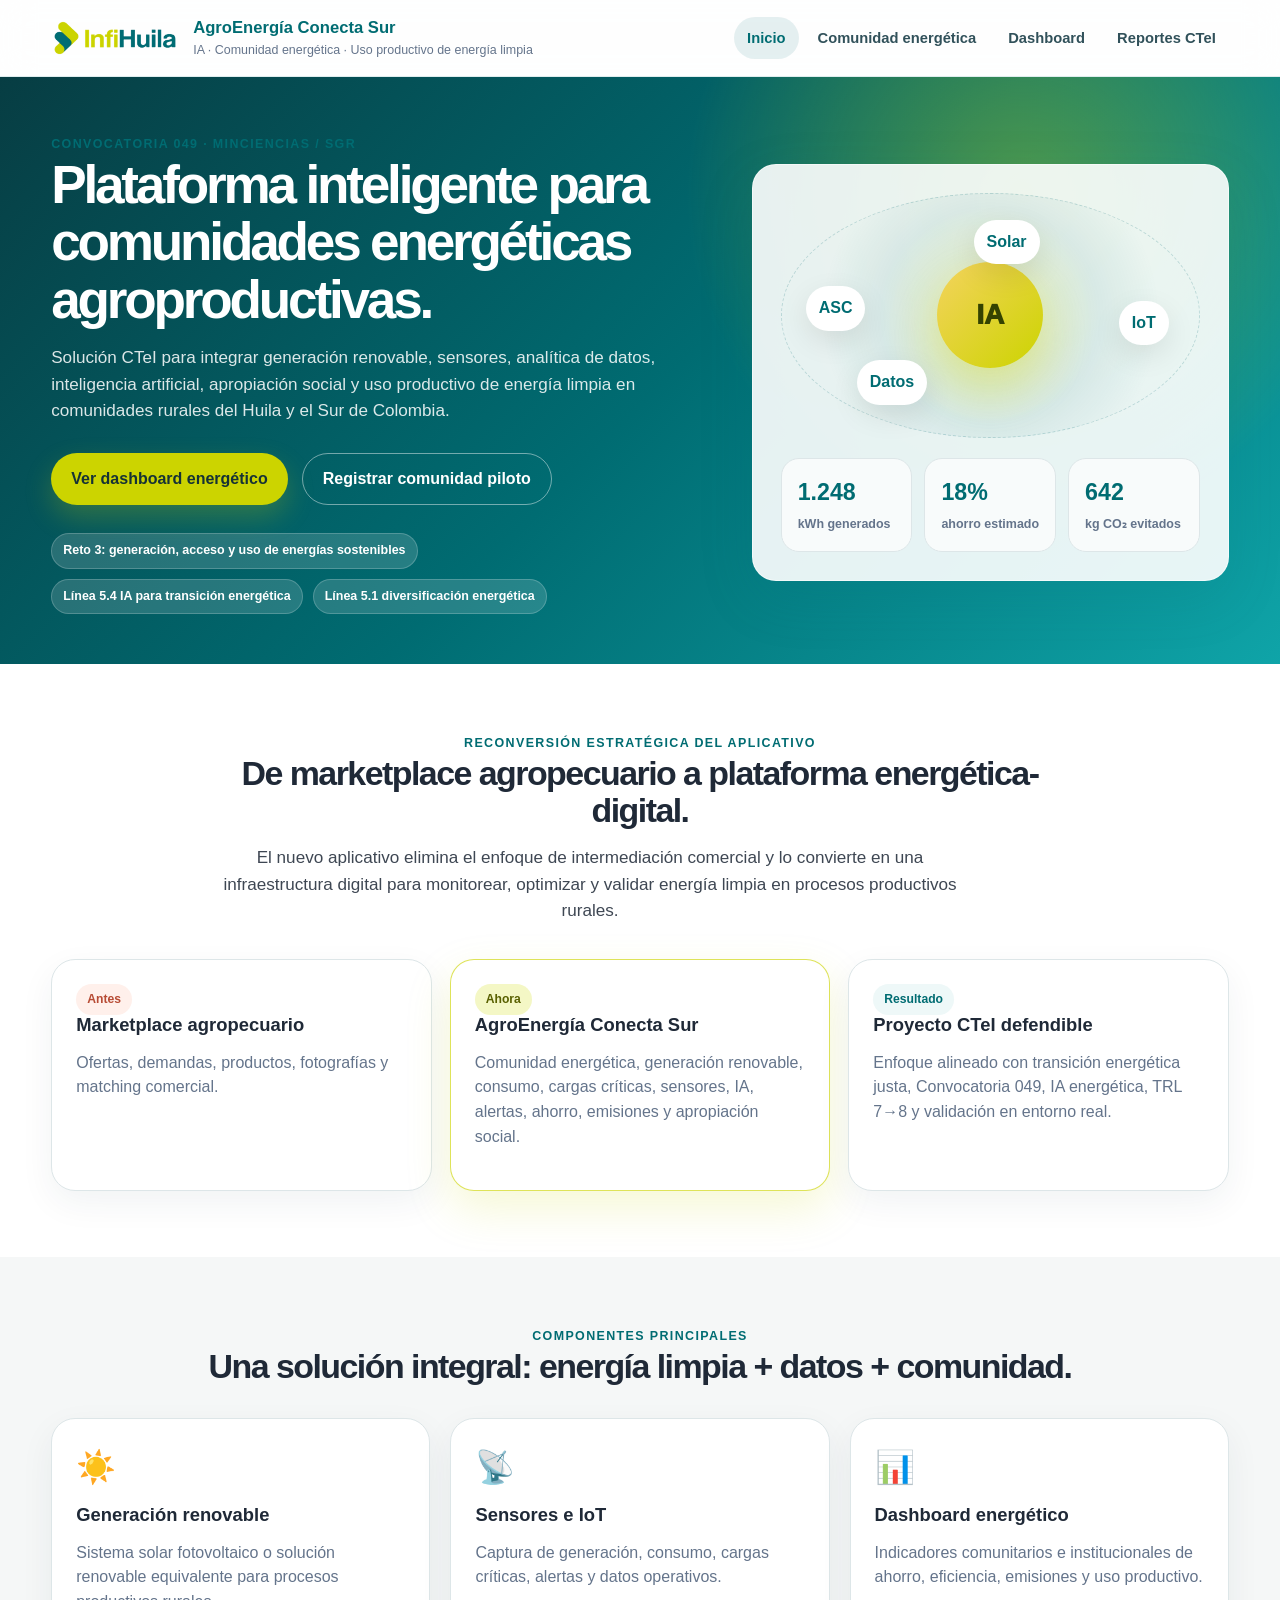
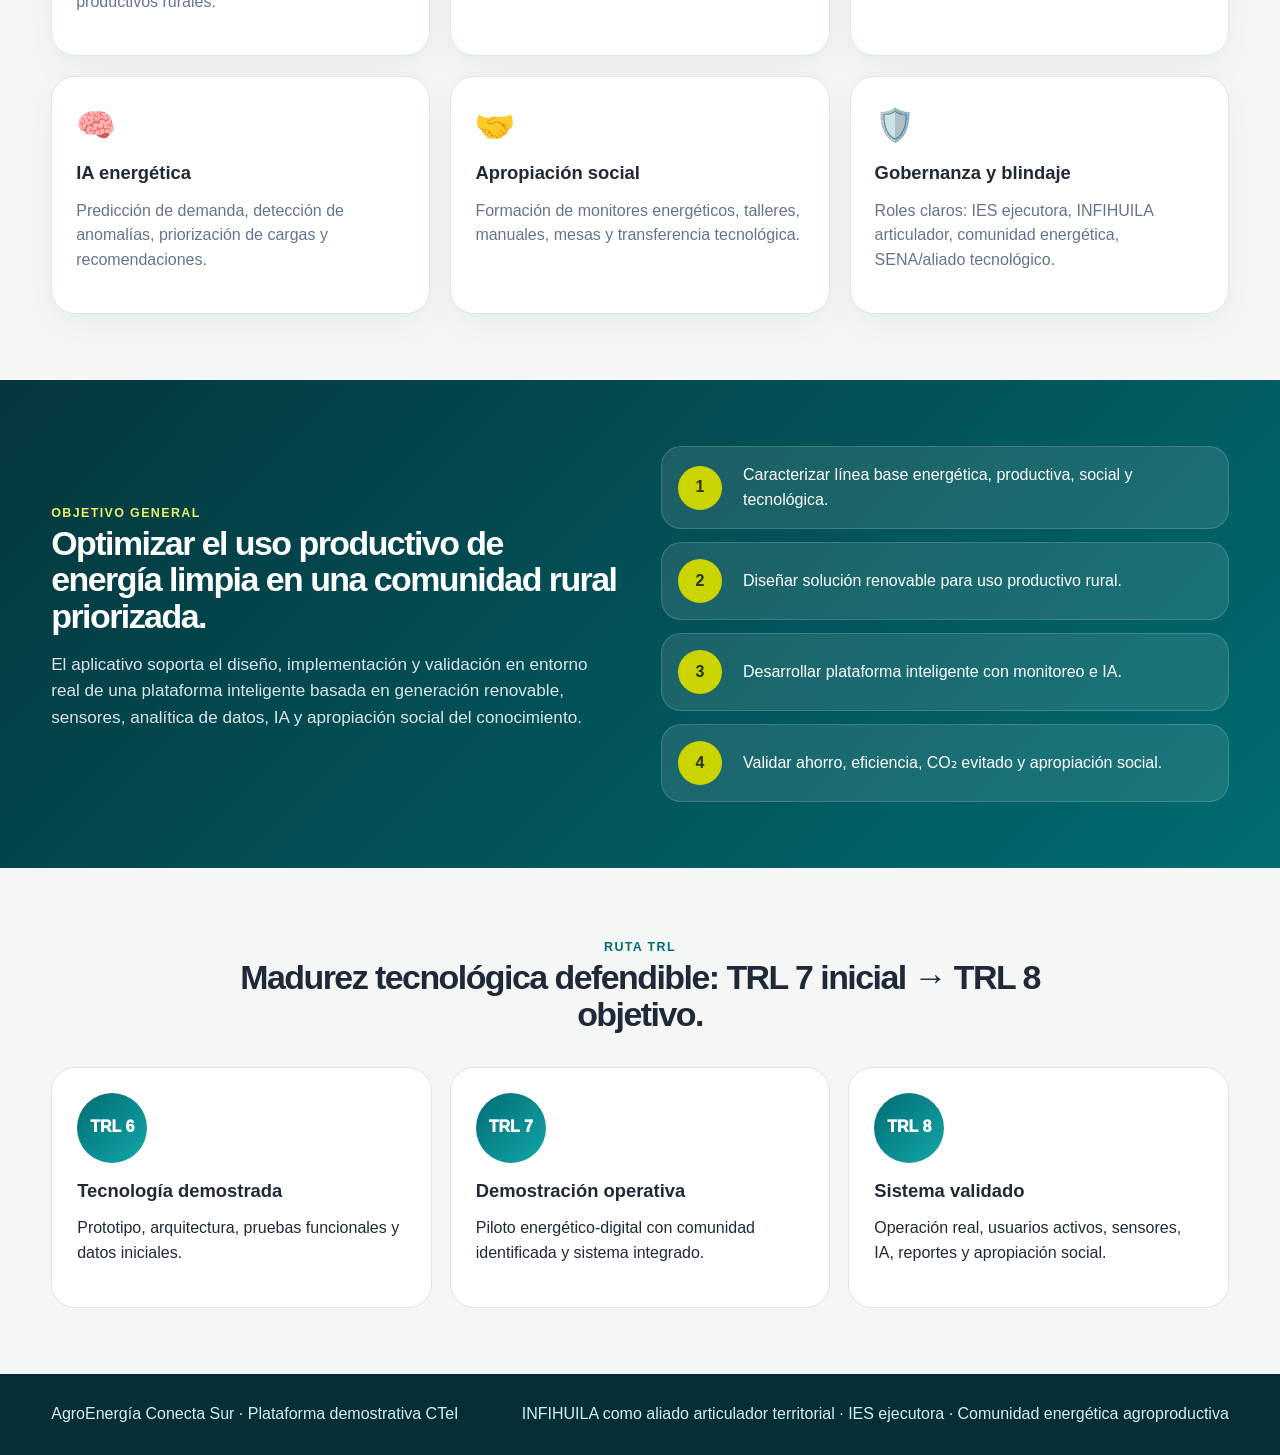
<file: index.html>
<!DOCTYPE html>
<html lang="es">
<head>
  <meta charset="UTF-8" />
  <meta name="viewport" content="width=device-width, initial-scale=1.0" />
  <title>AgroEnergía Conecta Sur | Plataforma Inteligente de Transición Energética</title>
  <meta name="description" content="Plataforma inteligente para comunidades energéticas agroproductivas, transición energética justa e IA energética en el Sur de Colombia." />
  <link rel="stylesheet" href="styles.css" />
</head>
<body data-page="inicio">
  <header class="site-header">
    <div class="container header-content">
      <a class="brand" href="index.html" aria-label="Inicio AgroEnergía Conecta Sur">
        <img src="[data-uri]" alt="Logo INFIHUILA" class="brand-logo" />
        <div>
          <strong>AgroEnergía Conecta Sur</strong>
          <span>IA · Comunidad energética · Uso productivo de energía limpia</span>
        </div>
      </a>
      <nav class="main-nav" aria-label="Navegación principal">
        <a href="index.html" class="active">Inicio</a>
        <a href="plataforma.html">Comunidad energética</a>
        <a href="dashboard.html">Dashboard</a>
        <a href="reportes.html">Reportes CTeI</a>
      </nav>
      <button class="nav-toggle" id="navToggle" type="button" aria-label="Abrir menú">☰</button>
    </div>
  </header>

  <main>
    <section class="hero energy-hero">
      <div class="container hero-grid">
        <div class="hero-copy reveal">
          <span class="eyebrow">Convocatoria 049 · Minciencias / SGR</span>
          <h1>Plataforma inteligente para comunidades energéticas agroproductivas.</h1>
          <p>Solución CTeI para integrar generación renovable, sensores, analítica de datos, inteligencia artificial, apropiación social y uso productivo de energía limpia en comunidades rurales del Huila y el Sur de Colombia.</p>
          <div class="hero-actions">
            <a class="btn btn-primary" href="dashboard.html">Ver dashboard energético</a>
            <a class="btn btn-outline" href="plataforma.html">Registrar comunidad piloto</a>
          </div>
          <div class="hero-trust">
            <span>Reto 3: generación, acceso y uso de energías sostenibles</span>
            <span>Línea 5.4 IA para transición energética</span>
            <span>Línea 5.1 diversificación energética</span>
          </div>
        </div>
        <div class="hero-panel glass-card reveal delay-1">
          <div class="energy-orbit">
            <div class="sun-core">IA</div>
            <span class="orbit-dot dot-1">Solar</span>
            <span class="orbit-dot dot-2">IoT</span>
            <span class="orbit-dot dot-3">Datos</span>
            <span class="orbit-dot dot-4">ASC</span>
          </div>
          <div class="mini-dashboard">
            <div><strong id="heroGeneration">1.248</strong><span>kWh generados</span></div>
            <div><strong id="heroSavings">18%</strong><span>ahorro estimado</span></div>
            <div><strong id="heroCo2">642</strong><span>kg CO₂ evitados</span></div>
          </div>
        </div>
      </div>
    </section>

    <section class="section soft-section">
      <div class="container">
        <div class="section-heading reveal">
          <span class="eyebrow">Reconversión estratégica del aplicativo</span>
          <h2>De marketplace agropecuario a plataforma energética-digital.</h2>
          <p>El nuevo aplicativo elimina el enfoque de intermediación comercial y lo convierte en una infraestructura digital para monitorear, optimizar y validar energía limpia en procesos productivos rurales.</p>
        </div>
        <div class="conversion-grid">
          <article class="conversion-card reveal">
            <span class="tag old">Antes</span>
            <h3>Marketplace agropecuario</h3>
            <p>Ofertas, demandas, productos, fotografías y matching comercial.</p>
          </article>
          <article class="conversion-card reveal delay-1 highlighted">
            <span class="tag new">Ahora</span>
            <h3>AgroEnergía Conecta Sur</h3>
            <p>Comunidad energética, generación renovable, consumo, cargas críticas, sensores, IA, alertas, ahorro, emisiones y apropiación social.</p>
          </article>
          <article class="conversion-card reveal delay-2">
            <span class="tag">Resultado</span>
            <h3>Proyecto CTeI defendible</h3>
            <p>Enfoque alineado con transición energética justa, Convocatoria 049, IA energética, TRL 7→8 y validación en entorno real.</p>
          </article>
        </div>
      </div>
    </section>

    <section class="section">
      <div class="container">
        <div class="section-heading reveal">
          <span class="eyebrow">Componentes principales</span>
          <h2>Una solución integral: energía limpia + datos + comunidad.</h2>
        </div>
        <div class="feature-grid six">
          <article class="feature-card reveal"><i>☀️</i><h3>Generación renovable</h3><p>Sistema solar fotovoltaico o solución renovable equivalente para procesos productivos rurales.</p></article>
          <article class="feature-card reveal"><i>📡</i><h3>Sensores e IoT</h3><p>Captura de generación, consumo, cargas críticas, alertas y datos operativos.</p></article>
          <article class="feature-card reveal"><i>📊</i><h3>Dashboard energético</h3><p>Indicadores comunitarios e institucionales de ahorro, eficiencia, emisiones y uso productivo.</p></article>
          <article class="feature-card reveal"><i>🧠</i><h3>IA energética</h3><p>Predicción de demanda, detección de anomalías, priorización de cargas y recomendaciones.</p></article>
          <article class="feature-card reveal"><i>🤝</i><h3>Apropiación social</h3><p>Formación de monitores energéticos, talleres, manuales, mesas y transferencia tecnológica.</p></article>
          <article class="feature-card reveal"><i>🛡️</i><h3>Gobernanza y blindaje</h3><p>Roles claros: IES ejecutora, INFIHUILA articulador, comunidad energética, SENA/aliado tecnológico.</p></article>
        </div>
      </div>
    </section>

    <section class="section dark-section">
      <div class="container split-grid">
        <div class="reveal">
          <span class="eyebrow light">Objetivo general</span>
          <h2>Optimizar el uso productivo de energía limpia en una comunidad rural priorizada.</h2>
          <p>El aplicativo soporta el diseño, implementación y validación en entorno real de una plataforma inteligente basada en generación renovable, sensores, analítica de datos, IA y apropiación social del conocimiento.</p>
        </div>
        <div class="objective-list reveal delay-1">
          <div><strong>1</strong><span>Caracterizar línea base energética, productiva, social y tecnológica.</span></div>
          <div><strong>2</strong><span>Diseñar solución renovable para uso productivo rural.</span></div>
          <div><strong>3</strong><span>Desarrollar plataforma inteligente con monitoreo e IA.</span></div>
          <div><strong>4</strong><span>Validar ahorro, eficiencia, CO₂ evitado y apropiación social.</span></div>
        </div>
      </div>
    </section>

    <section class="section">
      <div class="container">
        <div class="section-heading reveal">
          <span class="eyebrow">Ruta TRL</span>
          <h2>Madurez tecnológica defendible: TRL 7 inicial → TRL 8 objetivo.</h2>
        </div>
        <div class="timeline">
          <div class="timeline-item reveal"><span>TRL 6</span><h3>Tecnología demostrada</h3><p>Prototipo, arquitectura, pruebas funcionales y datos iniciales.</p></div>
          <div class="timeline-item reveal"><span>TRL 7</span><h3>Demostración operativa</h3><p>Piloto energético-digital con comunidad identificada y sistema integrado.</p></div>
          <div class="timeline-item reveal"><span>TRL 8</span><h3>Sistema validado</h3><p>Operación real, usuarios activos, sensores, IA, reportes y apropiación social.</p></div>
        </div>
      </div>
    </section>
  </main>

  <footer class="site-footer">
    <div class="container footer-content">
      <p>AgroEnergía Conecta Sur · Plataforma demostrativa CTeI</p>
      <p>INFIHUILA como aliado articulador territorial · IES ejecutora · Comunidad energética agroproductiva</p>
    </div>
  </footer>

  <script src="app.js"></script>
</body>
</html>
</file>
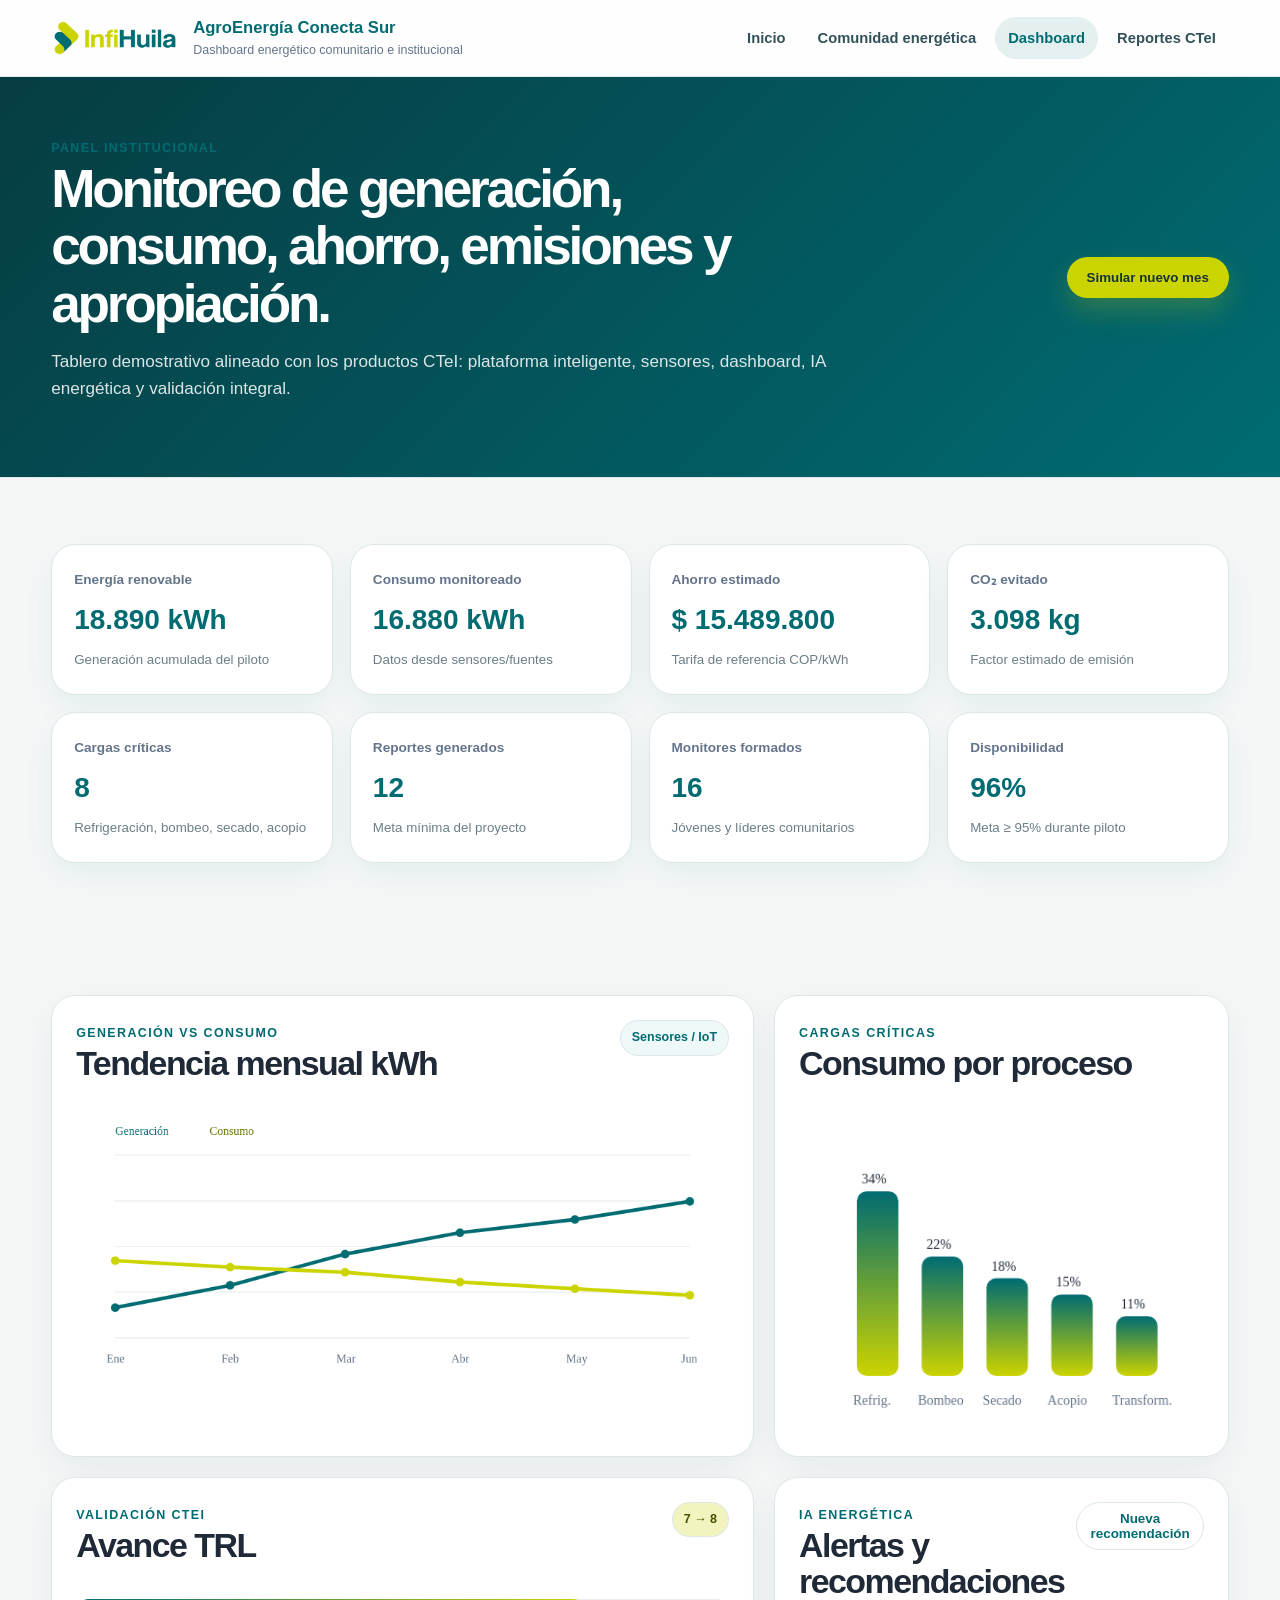
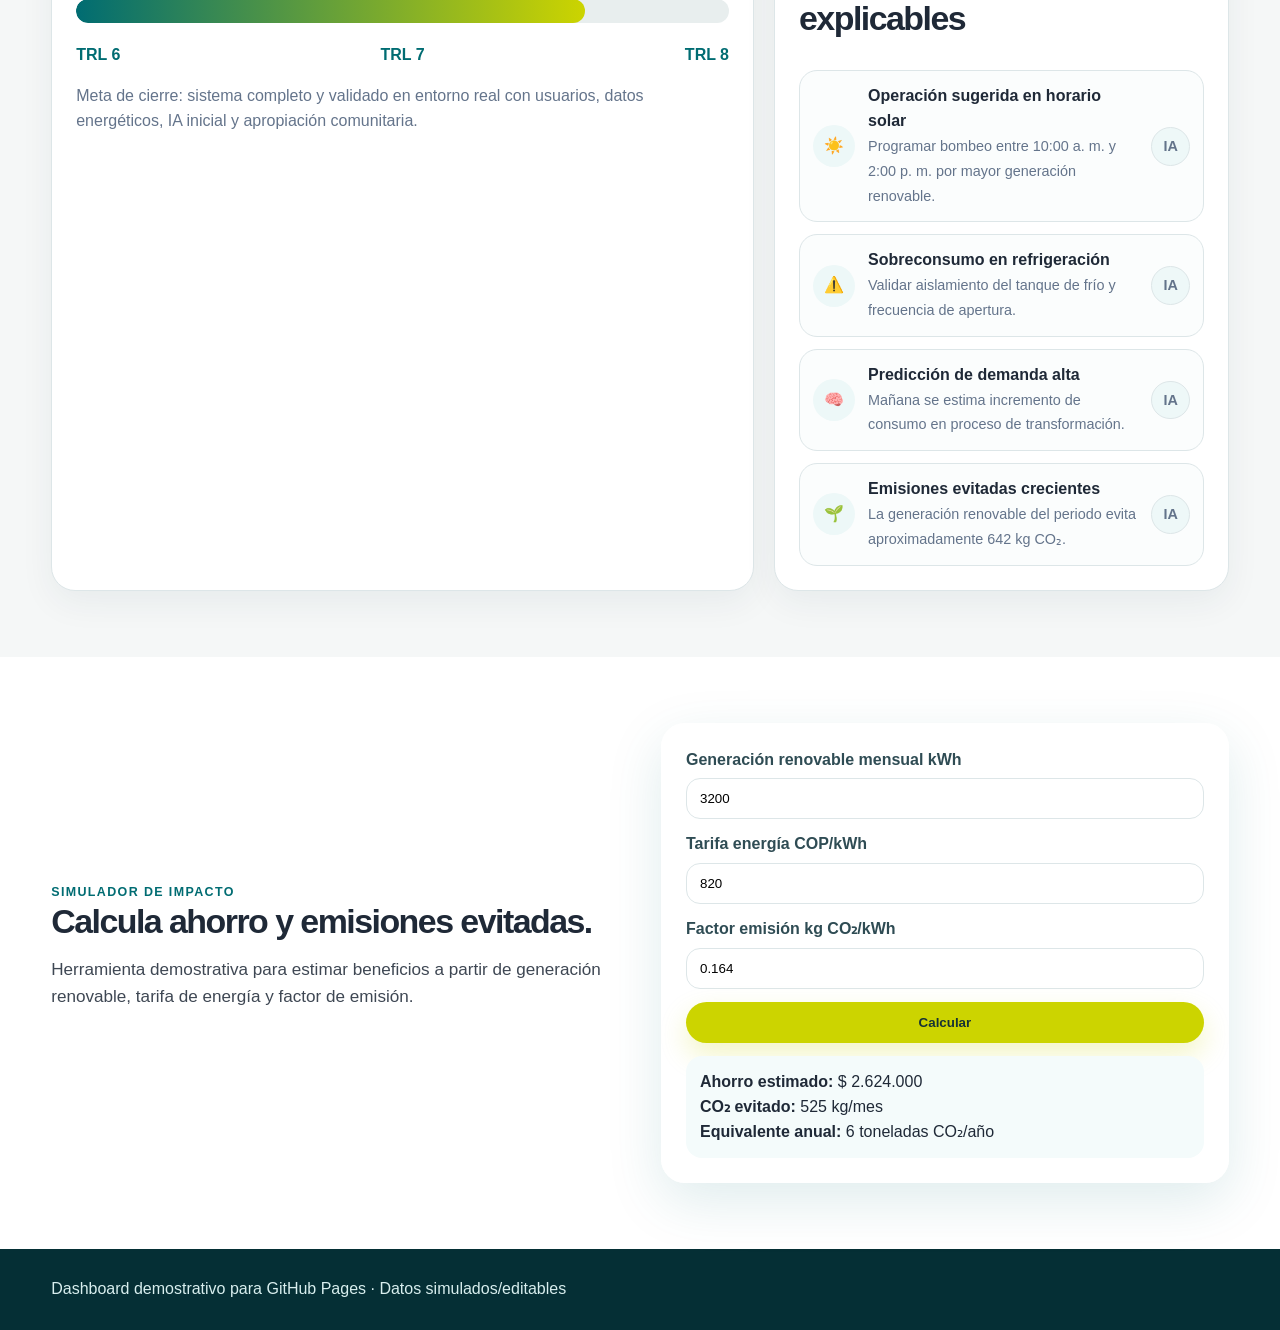
<file: dashboard.html>
<!DOCTYPE html>
<html lang="es">
<head>
  <meta charset="UTF-8" />
  <meta name="viewport" content="width=device-width, initial-scale=1.0" />
  <title>Dashboard Energético | AgroEnergía Conecta Sur</title>
  <link rel="stylesheet" href="styles.css" />
</head>
<body data-page="dashboard">
  <header class="site-header">
    <div class="container header-content">
      <a class="brand" href="index.html"><img src="[data-uri]" alt="Logo INFIHUILA" class="brand-logo" /><div><strong>AgroEnergía Conecta Sur</strong><span>Dashboard energético comunitario e institucional</span></div></a>
      <nav class="main-nav"><a href="index.html">Inicio</a><a href="plataforma.html">Comunidad energética</a><a href="dashboard.html" class="active">Dashboard</a><a href="reportes.html">Reportes CTeI</a></nav>
      <button class="nav-toggle" id="navToggle" type="button">☰</button>
    </div>
  </header>

  <main>
    <section class="page-hero dashboard-hero">
      <div class="container dashboard-top">
        <div><span class="eyebrow">Panel institucional</span><h1>Monitoreo de generación, consumo, ahorro, emisiones y apropiación.</h1><p>Tablero demostrativo alineado con los productos CTeI: plataforma inteligente, sensores, dashboard, IA energética y validación integral.</p></div>
        <button class="btn btn-primary" id="simulateMonth" type="button">Simular nuevo mes</button>
      </div>
    </section>

    <section class="section kpi-section">
      <div class="container kpi-grid" id="kpiGrid"></div>
    </section>

    <section class="section compact-top">
      <div class="container dashboard-grid">
        <article class="chart-card wide">
          <div class="card-title"><div><span class="eyebrow">Generación vs consumo</span><h2>Tendencia mensual kWh</h2></div><span class="chip">Sensores / IoT</span></div>
          <canvas id="energyTrend" width="900" height="360" aria-label="Gráfica de generación y consumo"></canvas>
        </article>
        <article class="chart-card">
          <div class="card-title"><div><span class="eyebrow">Cargas críticas</span><h2>Consumo por proceso</h2></div></div>
          <canvas id="loadChart" width="420" height="320"></canvas>
        </article>
        <article class="chart-card">
          <div class="card-title"><div><span class="eyebrow">Validación CTeI</span><h2>Avance TRL</h2></div><span class="chip green">7 → 8</span></div>
          <div class="trl-meter"><div class="trl-progress" id="trlProgress"></div></div>
          <div class="trl-labels"><span>TRL 6</span><span>TRL 7</span><span>TRL 8</span></div>
          <p class="muted">Meta de cierre: sistema completo y validado en entorno real con usuarios, datos energéticos, IA inicial y apropiación comunitaria.</p>
        </article>
        <article class="chart-card wide">
          <div class="card-title"><div><span class="eyebrow">IA energética</span><h2>Alertas y recomendaciones explicables</h2></div><button id="addAlert" class="btn btn-outline small" type="button">Nueva recomendación</button></div>
          <div id="alertsList" class="alerts-list"></div>
        </article>
      </div>
    </section>

    <section class="section soft-section">
      <div class="container split-grid">
        <div>
          <span class="eyebrow">Simulador de impacto</span>
          <h2>Calcula ahorro y emisiones evitadas.</h2>
          <p>Herramienta demostrativa para estimar beneficios a partir de generación renovable, tarifa de energía y factor de emisión.</p>
        </div>
        <form id="impactForm" class="impact-form glass-card">
          <label>Generación renovable mensual kWh <input name="kwh" type="number" value="3200" min="0" /></label>
          <label>Tarifa energía COP/kWh <input name="tarifa" type="number" value="820" min="0" /></label>
          <label>Factor emisión kg CO₂/kWh <input name="factor" type="number" value="0.164" min="0" step="0.001" /></label>
          <button class="btn btn-primary" type="submit">Calcular</button>
          <div id="impactResult" class="impact-result"></div>
        </form>
      </div>
    </section>
  </main>

  <footer class="site-footer"><div class="container footer-content"><p>Dashboard demostrativo para GitHub Pages · Datos simulados/editables</p></div></footer>
  <script src="app.js"></script>
</body>
</html>
</file>
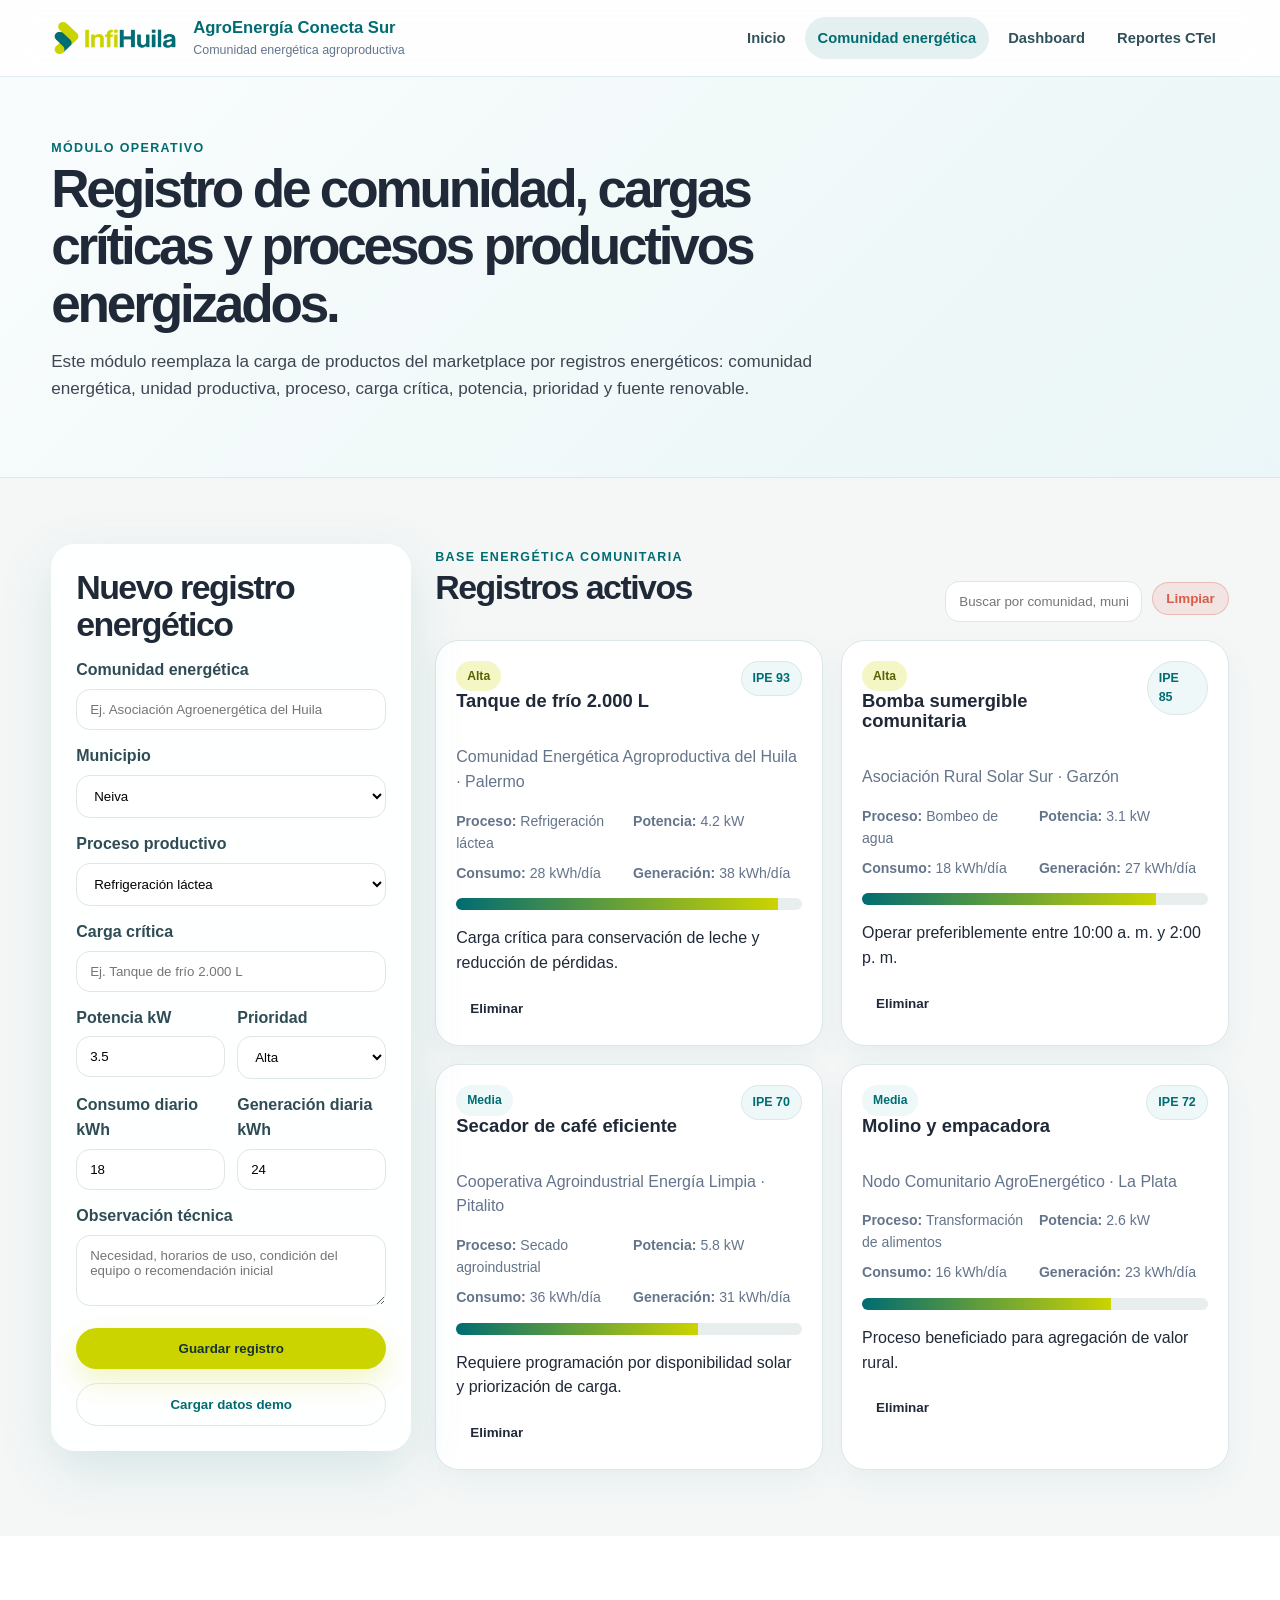
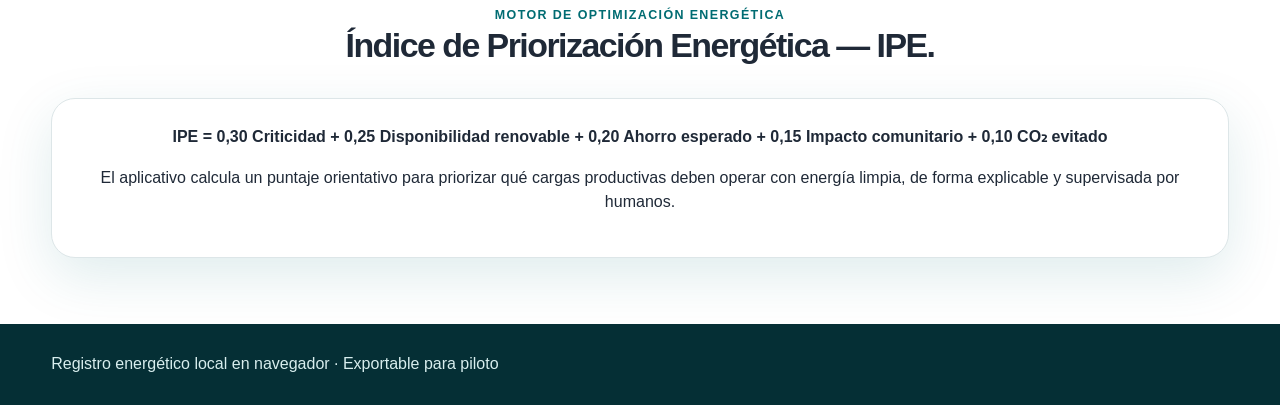
<file: plataforma.html>
<!DOCTYPE html>
<html lang="es">
<head>
  <meta charset="UTF-8" />
  <meta name="viewport" content="width=device-width, initial-scale=1.0" />
  <title>Comunidad Energética | AgroEnergía Conecta Sur</title>
  <link rel="stylesheet" href="styles.css" />
</head>
<body data-page="plataforma">
  <header class="site-header">
    <div class="container header-content">
      <a class="brand" href="index.html"><img src="[data-uri]" alt="Logo INFIHUILA" class="brand-logo" /><div><strong>AgroEnergía Conecta Sur</strong><span>Comunidad energética agroproductiva</span></div></a>
      <nav class="main-nav"><a href="index.html">Inicio</a><a href="plataforma.html" class="active">Comunidad energética</a><a href="dashboard.html">Dashboard</a><a href="reportes.html">Reportes CTeI</a></nav>
      <button class="nav-toggle" id="navToggle" type="button">☰</button>
    </div>
  </header>

  <main>
    <section class="page-hero">
      <div class="container">
        <span class="eyebrow">Módulo operativo</span>
        <h1>Registro de comunidad, cargas críticas y procesos productivos energizados.</h1>
        <p>Este módulo reemplaza la carga de productos del marketplace por registros energéticos: comunidad energética, unidad productiva, proceso, carga crítica, potencia, prioridad y fuente renovable.</p>
      </div>
    </section>

    <section class="section">
      <div class="container app-layout">
        <aside class="control-panel glass-card">
          <h2>Nuevo registro energético</h2>
          <form id="energyForm" class="stacked-form">
            <label>Comunidad energética
              <input name="comunidad" required placeholder="Ej. Asociación Agroenergética del Huila" />
            </label>
            <label>Municipio
              <select name="municipio" required>
                <option value="Neiva">Neiva</option>
                <option value="Palermo">Palermo</option>
                <option value="Garzón">Garzón</option>
                <option value="Pitalito">Pitalito</option>
                <option value="La Plata">La Plata</option>
                <option value="Campoalegre">Campoalegre</option>
              </select>
            </label>
            <label>Proceso productivo
              <select name="proceso" required>
                <option>Refrigeración láctea</option>
                <option>Bombeo de agua</option>
                <option>Secado agroindustrial</option>
                <option>Acopio y conservación</option>
                <option>Transformación de alimentos</option>
                <option>Empaque y clasificación</option>
              </select>
            </label>
            <label>Carga crítica
              <input name="carga" required placeholder="Ej. Tanque de frío 2.000 L" />
            </label>
            <div class="form-grid-2">
              <label>Potencia kW
                <input name="potencia" type="number" min="0.1" step="0.1" value="3.5" required />
              </label>
              <label>Prioridad
                <select name="prioridad" required><option>Alta</option><option>Media</option><option>Baja</option></select>
              </label>
            </div>
            <div class="form-grid-2">
              <label>Consumo diario kWh
                <input name="consumo" type="number" min="0" step="0.1" value="18" required />
              </label>
              <label>Generación diaria kWh
                <input name="generacion" type="number" min="0" step="0.1" value="24" required />
              </label>
            </div>
            <label>Observación técnica
              <textarea name="observacion" rows="3" placeholder="Necesidad, horarios de uso, condición del equipo o recomendación inicial"></textarea>
            </label>
            <button class="btn btn-primary" type="submit">Guardar registro</button>
            <button class="btn btn-outline" id="seedDemo" type="button">Cargar datos demo</button>
          </form>
        </aside>

        <section class="records-panel">
          <div class="panel-heading">
            <div><span class="eyebrow">Base energética comunitaria</span><h2>Registros activos</h2></div>
            <div class="filter-row"><input id="recordSearch" placeholder="Buscar por comunidad, municipio o proceso..." /><button id="clearRecords" class="btn btn-danger small" type="button">Limpiar</button></div>
          </div>
          <div id="recordsGrid" class="records-grid"></div>
        </section>
      </div>
    </section>

    <section class="section soft-section">
      <div class="container">
        <div class="section-heading"><span class="eyebrow">Motor de optimización energética</span><h2>Índice de Priorización Energética — IPE.</h2></div>
        <div class="formula-card">
          <strong>IPE = 0,30 Criticidad + 0,25 Disponibilidad renovable + 0,20 Ahorro esperado + 0,15 Impacto comunitario + 0,10 CO₂ evitado</strong>
          <p>El aplicativo calcula un puntaje orientativo para priorizar qué cargas productivas deben operar con energía limpia, de forma explicable y supervisada por humanos.</p>
        </div>
      </div>
    </section>
  </main>

  <footer class="site-footer"><div class="container footer-content"><p>Registro energético local en navegador · Exportable para piloto</p></div></footer>
  <script src="app.js"></script>
</body>
</html>
</file>
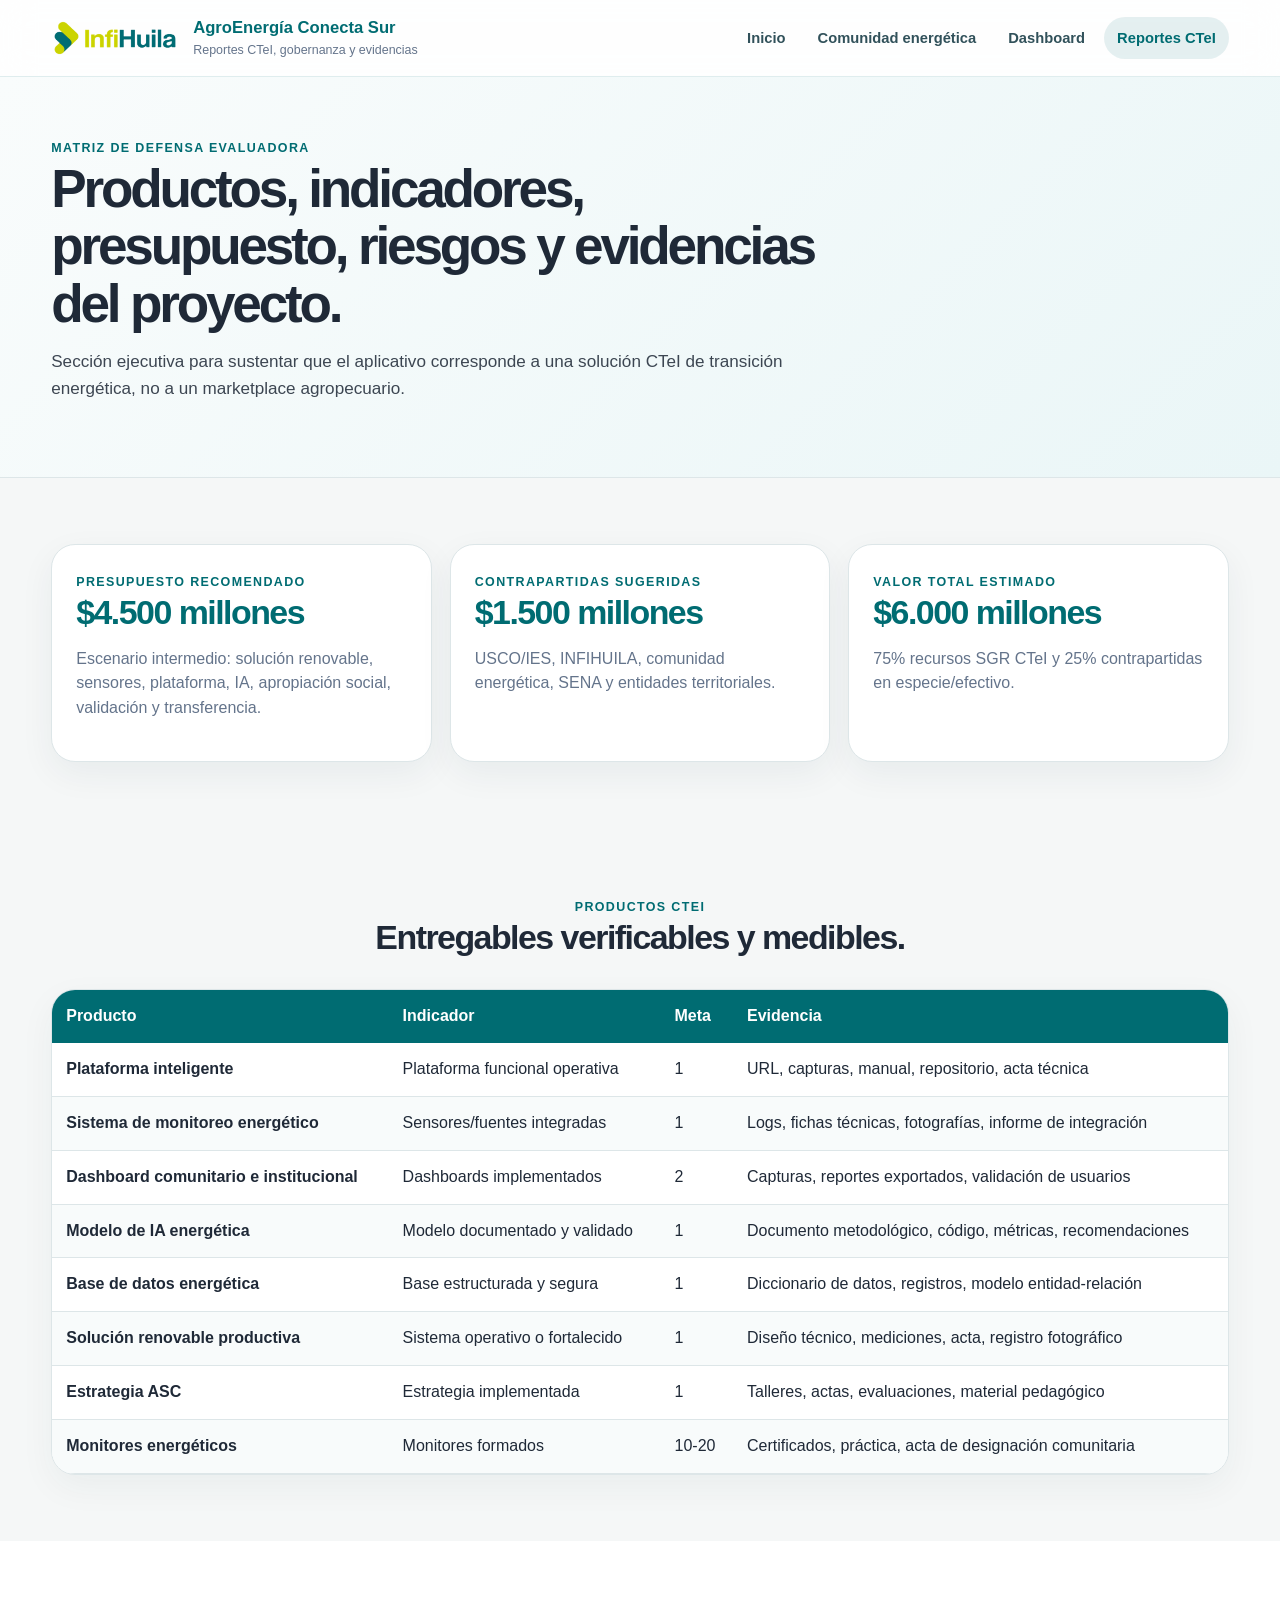
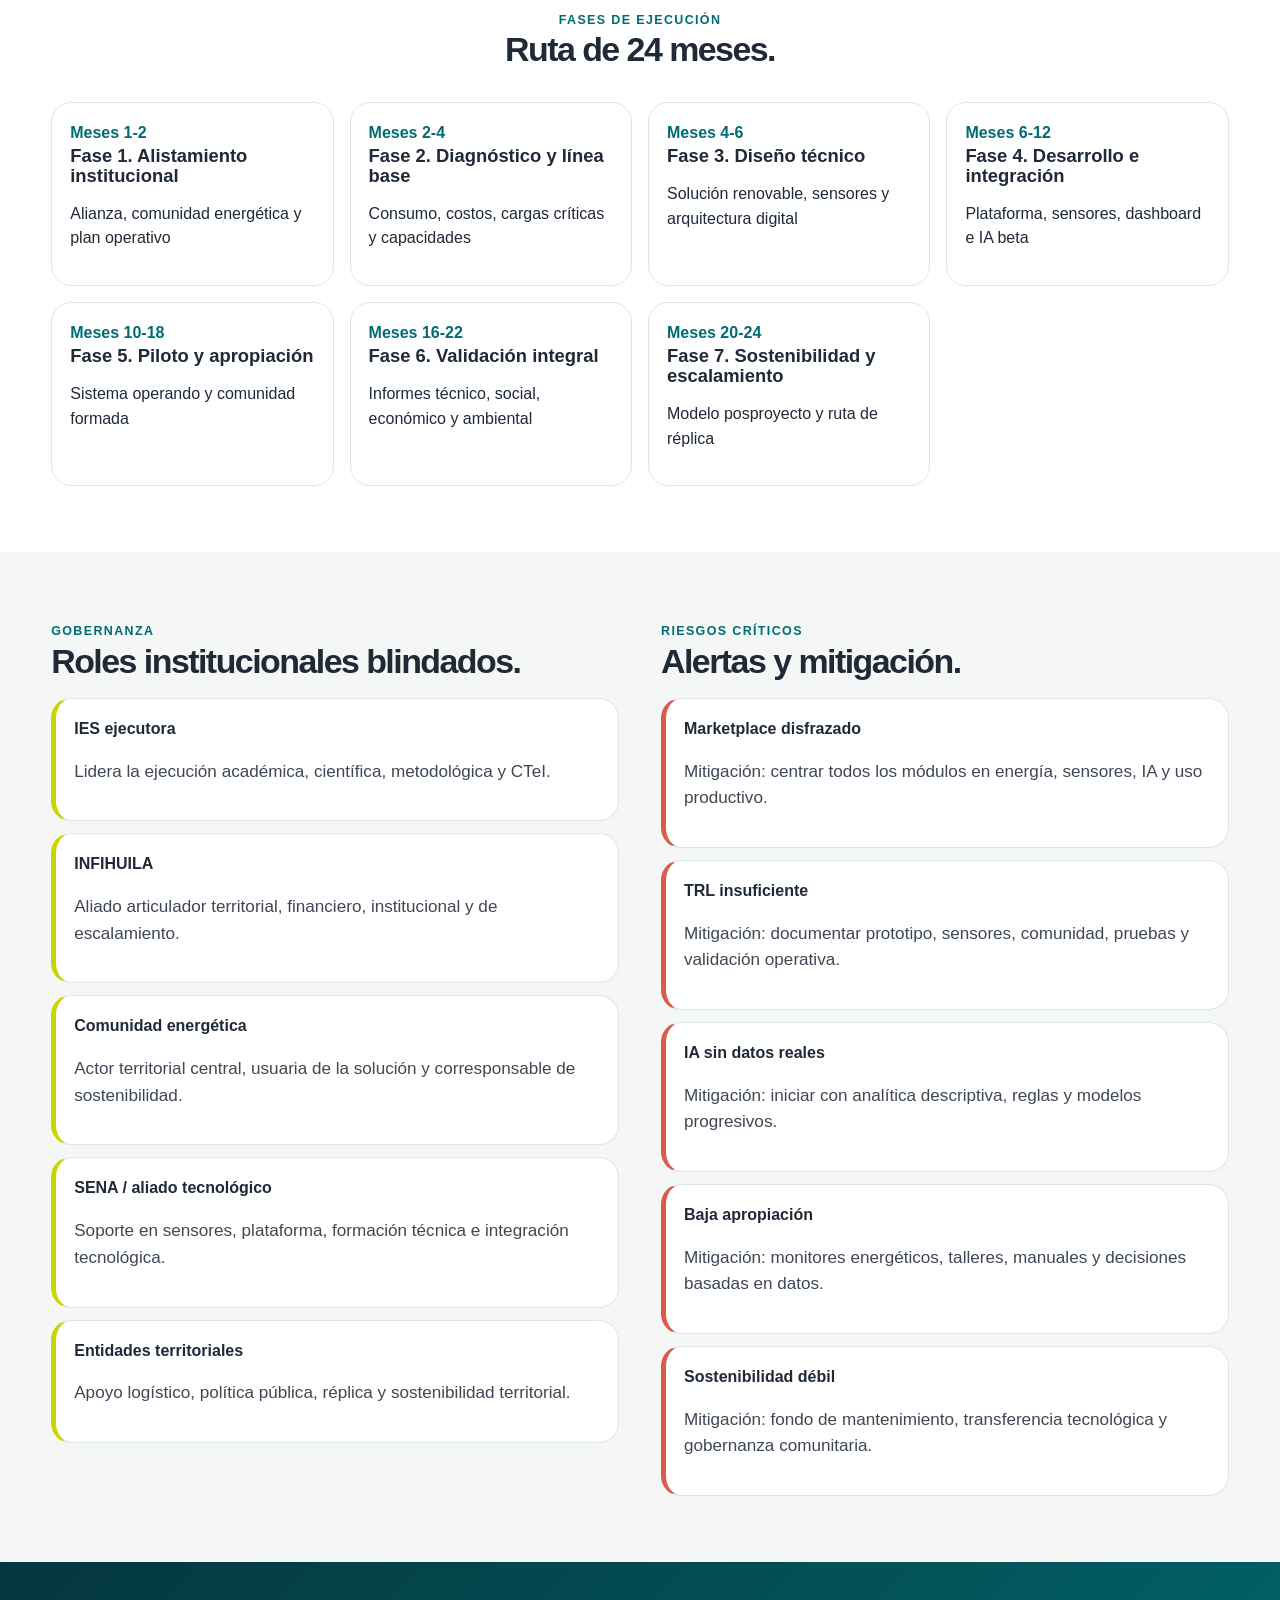
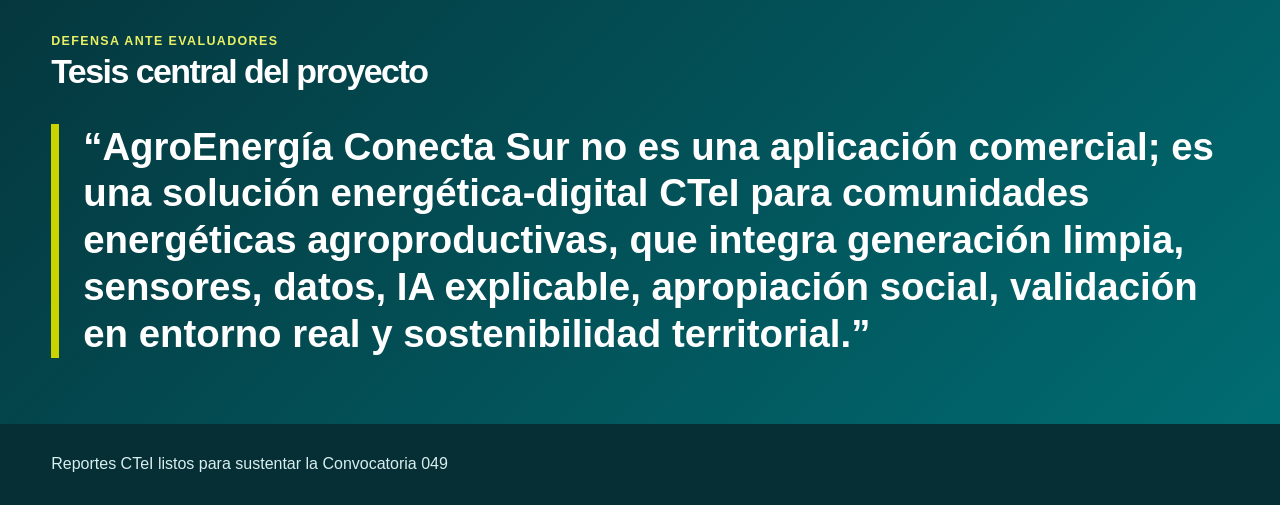
<file: reportes.html>
<!DOCTYPE html>
<html lang="es">
<head>
  <meta charset="UTF-8" />
  <meta name="viewport" content="width=device-width, initial-scale=1.0" />
  <title>Reportes CTeI | AgroEnergía Conecta Sur</title>
  <link rel="stylesheet" href="styles.css" />
</head>
<body data-page="reportes">
  <header class="site-header">
    <div class="container header-content">
      <a class="brand" href="index.html"><img src="[data-uri]" alt="Logo INFIHUILA" class="brand-logo" /><div><strong>AgroEnergía Conecta Sur</strong><span>Reportes CTeI, gobernanza y evidencias</span></div></a>
      <nav class="main-nav"><a href="index.html">Inicio</a><a href="plataforma.html">Comunidad energética</a><a href="dashboard.html">Dashboard</a><a href="reportes.html" class="active">Reportes CTeI</a></nav>
      <button class="nav-toggle" id="navToggle" type="button">☰</button>
    </div>
  </header>

  <main>
    <section class="page-hero">
      <div class="container">
        <span class="eyebrow">Matriz de defensa evaluadora</span>
        <h1>Productos, indicadores, presupuesto, riesgos y evidencias del proyecto.</h1>
        <p>Sección ejecutiva para sustentar que el aplicativo corresponde a una solución CTeI de transición energética, no a un marketplace agropecuario.</p>
      </div>
    </section>

    <section class="section">
      <div class="container report-grid">
        <article class="report-card"><span class="eyebrow">Presupuesto recomendado</span><h2>$4.500 millones</h2><p>Escenario intermedio: solución renovable, sensores, plataforma, IA, apropiación social, validación y transferencia.</p></article>
        <article class="report-card"><span class="eyebrow">Contrapartidas sugeridas</span><h2>$1.500 millones</h2><p>USCO/IES, INFIHUILA, comunidad energética, SENA y entidades territoriales.</p></article>
        <article class="report-card"><span class="eyebrow">Valor total estimado</span><h2>$6.000 millones</h2><p>75% recursos SGR CTeI y 25% contrapartidas en especie/efectivo.</p></article>
      </div>
    </section>

    <section class="section compact-top">
      <div class="container">
        <div class="section-heading"><span class="eyebrow">Productos CTeI</span><h2>Entregables verificables y medibles.</h2></div>
        <div class="table-wrap">
          <table class="data-table">
            <thead><tr><th>Producto</th><th>Indicador</th><th>Meta</th><th>Evidencia</th></tr></thead>
            <tbody id="productsTable"></tbody>
          </table>
        </div>
      </div>
    </section>

    <section class="section soft-section">
      <div class="container">
        <div class="section-heading"><span class="eyebrow">Fases de ejecución</span><h2>Ruta de 24 meses.</h2></div>
        <div id="phasesGrid" class="phases-grid"></div>
      </div>
    </section>

    <section class="section">
      <div class="container split-grid align-start">
        <div>
          <span class="eyebrow">Gobernanza</span>
          <h2>Roles institucionales blindados.</h2>
          <div class="role-list" id="roleList"></div>
        </div>
        <div>
          <span class="eyebrow">Riesgos críticos</span>
          <h2>Alertas y mitigación.</h2>
          <div class="risk-list" id="riskList"></div>
        </div>
      </div>
    </section>

    <section class="section dark-section">
      <div class="container">
        <div class="section-heading left"><span class="eyebrow light">Defensa ante evaluadores</span><h2>Tesis central del proyecto</h2></div>
        <blockquote class="defense-quote">“AgroEnergía Conecta Sur no es una aplicación comercial; es una solución energética-digital CTeI para comunidades energéticas agroproductivas, que integra generación limpia, sensores, datos, IA explicable, apropiación social, validación en entorno real y sostenibilidad territorial.”</blockquote>
      </div>
    </section>
  </main>

  <footer class="site-footer"><div class="container footer-content"><p>Reportes CTeI listos para sustentar la Convocatoria 049</p></div></footer>
  <script src="app.js"></script>
</body>
</html>
</file>
<file: styles.css>
:root{
  --blue:#006C72;
  --blue-dark:#004D55;
  --green:#CCD400;
  --lime:#EAF064;
  --yellow:#F4D35E;
  --bg:#F5F7F7;
  --text:#1F2937;
  --muted:#64748B;
  --card:#FFFFFF;
  --line:#DDE6E8;
  --danger:#D85C4A;
  --shadow:0 18px 55px rgba(0,108,114,.13);
  --radius:24px;
}
*{box-sizing:border-box}
html{scroll-behavior:smooth}
body{margin:0;background:var(--bg);font-family:"Trebuchet MS","Tw Cen MT",Arial,sans-serif;color:var(--text);line-height:1.55}
a{text-decoration:none;color:inherit}
img{max-width:100%;display:block}.container{width:min(1180px,92vw);margin:auto}.hidden{display:none!important}
.site-header{position:sticky;top:0;z-index:50;background:rgba(255,255,255,.88);backdrop-filter:blur(16px);border-bottom:1px solid rgba(0,108,114,.12)}
.header-content{height:78px;display:flex;align-items:center;justify-content:space-between;gap:22px}.brand{display:flex;align-items:center;gap:14px}.brand-logo{width:54px;height:54px;object-fit:contain}.brand strong{display:block;color:var(--blue);font-size:1.04rem}.brand span{display:block;color:var(--muted);font-size:.78rem}.main-nav{display:flex;gap:6px;align-items:center}.main-nav a{padding:10px 13px;border-radius:999px;color:#31515a;font-weight:700;font-size:.92rem}.main-nav a:hover,.main-nav a.active{background:rgba(0,108,114,.1);color:var(--blue)}.nav-toggle{display:none;border:0;background:var(--blue);color:#fff;border-radius:14px;padding:9px 12px;font-size:1.1rem}
.hero{padding:82px 0 64px;position:relative;overflow:hidden}.energy-hero{background:radial-gradient(circle at 80% 20%,rgba(204,212,0,.38),transparent 30%),linear-gradient(135deg,#073D43 0%,#006C72 52%,#0FA4A8 100%);color:white}.hero-grid{display:grid;grid-template-columns:1.07fr .93fr;gap:42px;align-items:center}.eyebrow{display:inline-flex;align-items:center;gap:8px;color:var(--blue);font-size:.78rem;text-transform:uppercase;font-weight:900;letter-spacing:.11em}.eyebrow.light{color:var(--lime)}h1,h2,h3{line-height:1.08;margin:0 0 16px}h1{font-size:clamp(2.35rem,5vw,5.35rem);letter-spacing:-.06em}h2{font-size:clamp(1.7rem,3vw,3rem);letter-spacing:-.045em}h3{font-size:1.15rem}.hero-copy p,.page-hero p,.section-heading p,.split-grid p{font-size:1.07rem;color:inherit;opacity:.86;max-width:780px}.hero-actions{display:flex;flex-wrap:wrap;gap:14px;margin:28px 0}.btn{display:inline-flex;align-items:center;justify-content:center;border:0;border-radius:999px;padding:13px 20px;font-weight:900;cursor:pointer;transition:.2s ease;font-family:inherit}.btn:hover{transform:translateY(-1px)}.btn-primary{background:var(--green);color:#163235;box-shadow:0 12px 28px rgba(204,212,0,.23)}.btn-outline{background:transparent;border:1px solid rgba(255,255,255,.45);color:inherit}.soft-section .btn-outline,.control-panel .btn-outline,.chart-card .btn-outline{border-color:var(--line);color:var(--blue)}.btn-danger{background:rgba(216,92,74,.12);color:var(--danger);border:1px solid rgba(216,92,74,.3)}.btn.small{padding:8px 13px;font-size:.84rem}.hero-trust{display:flex;flex-wrap:wrap;gap:10px}.hero-trust span,.chip{display:inline-flex;padding:7px 11px;border-radius:999px;background:rgba(255,255,255,.15);border:1px solid rgba(255,255,255,.2);font-size:.78rem;font-weight:800}.chip{background:#eef8f8;border:1px solid var(--line);color:var(--blue)}.chip.green{background:rgba(204,212,0,.25);color:#465000}.glass-card{background:rgba(255,255,255,.9);border:1px solid rgba(255,255,255,.55);box-shadow:var(--shadow);border-radius:var(--radius)}.hero-panel{min-height:470px;padding:34px;color:var(--text);position:relative;overflow:hidden}.energy-orbit{height:310px;position:relative;border-radius:50%;background:radial-gradient(circle,rgba(204,212,0,.22),rgba(0,108,114,.08) 45%,transparent 70%);border:1px dashed rgba(0,108,114,.2)}.sun-core{position:absolute;inset:50%;transform:translate(-50%,-50%);width:132px;height:132px;border-radius:50%;background:linear-gradient(135deg,var(--yellow),var(--green));display:grid;place-items:center;font-size:2.1rem;font-weight:1000;color:#344300;box-shadow:0 22px 50px rgba(204,212,0,.33)}.orbit-dot{position:absolute;padding:10px 13px;border-radius:999px;background:white;box-shadow:0 10px 30px rgba(0,0,0,.09);font-weight:900;color:var(--blue)}.dot-1{top:26px;left:46%}.dot-2{right:30px;top:44%}.dot-3{bottom:32px;left:18%}.dot-4{left:24px;top:38%}.mini-dashboard{display:grid;grid-template-columns:repeat(3,1fr);gap:12px;margin-top:20px}.mini-dashboard div{background:#f8fbfb;border:1px solid var(--line);border-radius:18px;padding:16px}.mini-dashboard strong{display:block;color:var(--blue);font-size:1.7rem}.mini-dashboard span{font-size:.78rem;color:var(--muted);font-weight:800}.section{padding:74px 0}.compact-top{padding-top:18px}.section-heading{text-align:center;margin:0 auto 34px;max-width:880px}.section-heading.left{text-align:left;margin-left:0}.soft-section{background:#fff}.dark-section{background:linear-gradient(135deg,#05363D,#006C72);color:#fff}.feature-grid{display:grid;grid-template-columns:repeat(3,1fr);gap:20px}.feature-grid.six{grid-template-columns:repeat(3,1fr)}.feature-card,.conversion-card,.chart-card,.report-card{background:var(--card);border:1px solid var(--line);border-radius:var(--radius);padding:24px;box-shadow:0 12px 35px rgba(19,58,65,.06)}.feature-card i{font-style:normal;font-size:2rem;display:inline-block;margin-bottom:12px}.feature-card p,.conversion-card p,.report-card p,.muted{color:var(--muted)}.conversion-grid{display:grid;grid-template-columns:repeat(3,1fr);gap:18px}.conversion-card.highlighted{border-color:rgba(204,212,0,.65);box-shadow:0 18px 45px rgba(204,212,0,.17)}.tag{display:inline-block;border-radius:999px;padding:6px 11px;background:#EEF8F8;color:var(--blue);font-weight:900;font-size:.76rem}.tag.old{background:#FFF0EB;color:#B74B34}.tag.new{background:#F4F7C5;color:#596000}.split-grid{display:grid;grid-template-columns:1fr 1fr;gap:42px;align-items:center}.align-start{align-items:start}.objective-list{display:grid;gap:13px}.objective-list div{display:grid;grid-template-columns:50px 1fr;gap:15px;align-items:center;background:rgba(255,255,255,.1);border:1px solid rgba(255,255,255,.16);border-radius:20px;padding:16px}.objective-list strong{display:grid;place-items:center;width:44px;height:44px;border-radius:50%;background:var(--green);color:#263200}.timeline{display:grid;grid-template-columns:repeat(3,1fr);gap:18px}.timeline-item{background:#fff;border:1px solid var(--line);border-radius:24px;padding:25px;position:relative}.timeline-item span{display:inline-flex;width:70px;height:70px;align-items:center;justify-content:center;border-radius:50%;background:linear-gradient(135deg,var(--blue),#14A7AA);color:#fff;font-weight:1000;margin-bottom:18px}.page-hero{padding:58px 0;background:linear-gradient(135deg,#F9FCFC,#EAF6F7);border-bottom:1px solid var(--line)}.dashboard-hero{background:linear-gradient(135deg,#063D43,#006C72);color:#fff}.dashboard-top{display:flex;justify-content:space-between;align-items:center;gap:24px}.kpi-grid{display:grid;grid-template-columns:repeat(4,1fr);gap:17px}.kpi-card{background:#fff;border:1px solid var(--line);border-radius:24px;padding:22px;box-shadow:0 12px 30px rgba(0,108,114,.07)}.kpi-card span{color:var(--muted);font-weight:800;font-size:.85rem}.kpi-card strong{display:block;font-size:2.1rem;color:var(--blue);margin:6px 0}.kpi-card small{color:#6b7e87}.dashboard-grid{display:grid;grid-template-columns:2fr 1fr;gap:20px}.chart-card.wide{grid-column:span 1}.card-title{display:flex;align-items:flex-start;justify-content:space-between;gap:12px;margin-bottom:18px}canvas{width:100%;height:auto}.trl-meter{height:24px;border-radius:999px;background:#e8eeee;overflow:hidden;margin:20px 0}.trl-progress{height:100%;width:72%;background:linear-gradient(90deg,var(--blue),var(--green));border-radius:999px}.trl-labels{display:flex;justify-content:space-between;font-weight:900;color:var(--blue)}.alerts-list{display:grid;gap:12px}.alert-item{display:grid;grid-template-columns:42px 1fr auto;gap:13px;align-items:center;border:1px solid var(--line);border-radius:18px;padding:13px;background:#fbfdfd}.alert-item i{font-style:normal;width:42px;height:42px;display:grid;place-items:center;border-radius:50%;background:#EDF8F8}.alert-item strong{display:block}.alert-item span{color:var(--muted);font-size:.9rem}.impact-form{padding:24px;display:grid;gap:13px}.impact-form label,.stacked-form label{font-weight:900;color:#2f4c54}.impact-form input,.stacked-form input,.stacked-form select,.stacked-form textarea,.filter-row input{width:100%;margin-top:6px;border:1px solid var(--line);border-radius:14px;padding:12px 13px;font-family:inherit;background:#fff}.impact-result{background:#f4fbfb;border-radius:16px;padding:14px;display:none}.app-layout{display:grid;grid-template-columns:360px 1fr;gap:24px;align-items:start}.control-panel{padding:24px;position:sticky;top:96px}.stacked-form{display:grid;gap:14px}.form-grid-2{display:grid;grid-template-columns:1fr 1fr;gap:12px}.panel-heading{display:flex;justify-content:space-between;gap:20px;align-items:end;margin-bottom:18px}.filter-row{display:flex;gap:10px;align-items:center}.records-grid{display:grid;grid-template-columns:repeat(2,1fr);gap:18px}.record-card{background:#fff;border:1px solid var(--line);border-radius:24px;padding:20px;box-shadow:0 12px 30px rgba(0,108,114,.06)}.record-card .meta{display:grid;grid-template-columns:1fr 1fr;gap:8px;margin:14px 0}.record-card .meta span{font-size:.88rem;color:var(--muted)}.score-bar{height:12px;background:#e8eeee;border-radius:999px;overflow:hidden}.score-bar div{height:100%;background:linear-gradient(90deg,var(--blue),var(--green))}.formula-card{background:#fff;border:1px solid var(--line);border-radius:24px;padding:26px;text-align:center;box-shadow:var(--shadow)}.report-grid{display:grid;grid-template-columns:repeat(3,1fr);gap:18px}.report-card h2{color:var(--blue)}.table-wrap{overflow:auto;background:#fff;border:1px solid var(--line);border-radius:24px;box-shadow:0 12px 35px rgba(19,58,65,.05)}.data-table{border-collapse:collapse;width:100%;min-width:820px}.data-table th{background:#006C72;color:#fff;text-align:left;padding:14px}.data-table td{padding:14px;border-bottom:1px solid var(--line);vertical-align:top}.data-table tr:nth-child(even) td{background:#f8fbfb}.phases-grid{display:grid;grid-template-columns:repeat(4,1fr);gap:16px}.phase-card,.role-item,.risk-item{background:#fff;border:1px solid var(--line);border-radius:20px;padding:18px}.phase-card strong{color:var(--blue)}.role-list,.risk-list{display:grid;gap:12px;margin-top:18px}.risk-item{border-left:5px solid var(--danger)}.role-item{border-left:5px solid var(--green)}.defense-quote{font-size:clamp(1.4rem,3vw,2.4rem);line-height:1.22;margin:0;border-left:8px solid var(--green);padding-left:24px;font-weight:900}.site-footer{background:#052F35;color:#d8eeee;padding:28px 0}.footer-content{display:flex;justify-content:space-between;gap:20px;flex-wrap:wrap}.footer-content p{margin:0;color:#d8eeee}.reveal{opacity:0;transform:translateY(18px);transition:opacity .75s ease,transform .75s ease}.reveal.is-visible{opacity:1;transform:none}.delay-1{transition-delay:.12s}.delay-2{transition-delay:.24s}
@media(max-width:960px){.main-nav{display:none;position:absolute;right:4vw;top:76px;background:#fff;border:1px solid var(--line);border-radius:20px;box-shadow:var(--shadow);padding:12px;flex-direction:column;align-items:stretch}.main-nav.open{display:flex}.nav-toggle{display:block}.hero-grid,.split-grid,.app-layout,.dashboard-grid{grid-template-columns:1fr}.feature-grid,.feature-grid.six,.conversion-grid,.timeline,.kpi-grid,.report-grid,.phases-grid{grid-template-columns:1fr 1fr}.control-panel{position:static}.records-grid{grid-template-columns:1fr}.dashboard-top,.panel-heading{align-items:flex-start;flex-direction:column}.hero-panel{min-height:auto}.energy-orbit{height:260px}}
@media(max-width:620px){.header-content{height:auto;padding:12px 0}.brand span{display:none}.feature-grid,.feature-grid.six,.conversion-grid,.timeline,.kpi-grid,.report-grid,.phases-grid,.mini-dashboard,.form-grid-2{grid-template-columns:1fr}.hero{padding:56px 0 44px}.section{padding:50px 0}.page-hero{padding:38px 0}.filter-row{width:100%;flex-direction:column}.filter-row input{width:100%}.footer-content{display:block}.dashboard-grid{gap:14px}}


/* === GitHub Pages responsive fix v2 === */
html,body{overflow-x:hidden}.container{width:min(1220px,92vw)}
.header-content{min-height:76px;height:auto}.brand{min-width:0}.brand-logo{width:128px!important;max-width:128px!important;height:46px!important;object-fit:contain!important;object-position:left center!important;flex:0 0 auto}.brand strong,.brand span{white-space:nowrap}
.hero{padding:54px 0 50px}.hero-grid{grid-template-columns:minmax(0,1fr) minmax(360px,.82fr);gap:44px}h1{font-size:clamp(2.45rem,4.15vw,4.25rem);max-width:780px}h2{font-size:clamp(1.65rem,2.65vw,2.75rem)}
.hero-panel{min-height:380px;max-width:520px;justify-self:end;padding:28px}.energy-orbit{height:245px}.sun-core{width:106px;height:106px;font-size:1.75rem}.mini-dashboard strong{font-size:1.45rem}.section{padding:66px 0}.kpi-card strong{font-size:1.75rem}
@media(max-width:1120px){.brand span{display:none}.hero-grid{grid-template-columns:1fr .8fr}.hero-panel{max-width:440px}h1{font-size:clamp(2.35rem,4.4vw,3.85rem)}.kpi-grid{grid-template-columns:repeat(2,1fr)}}
@media(max-width:960px){.hero-grid{grid-template-columns:1fr}.hero-panel{justify-self:stretch;max-width:none}.brand-logo{width:112px!important;height:42px!important}.energy-orbit{height:240px}}
@media(max-width:700px){.brand-logo{width:98px!important;height:38px!important}.brand strong{font-size:.92rem}.hero{padding:46px 0 38px}.hero-actions .btn{width:100%}h1{font-size:clamp(2.2rem,11vw,3.3rem)}}
</file>
